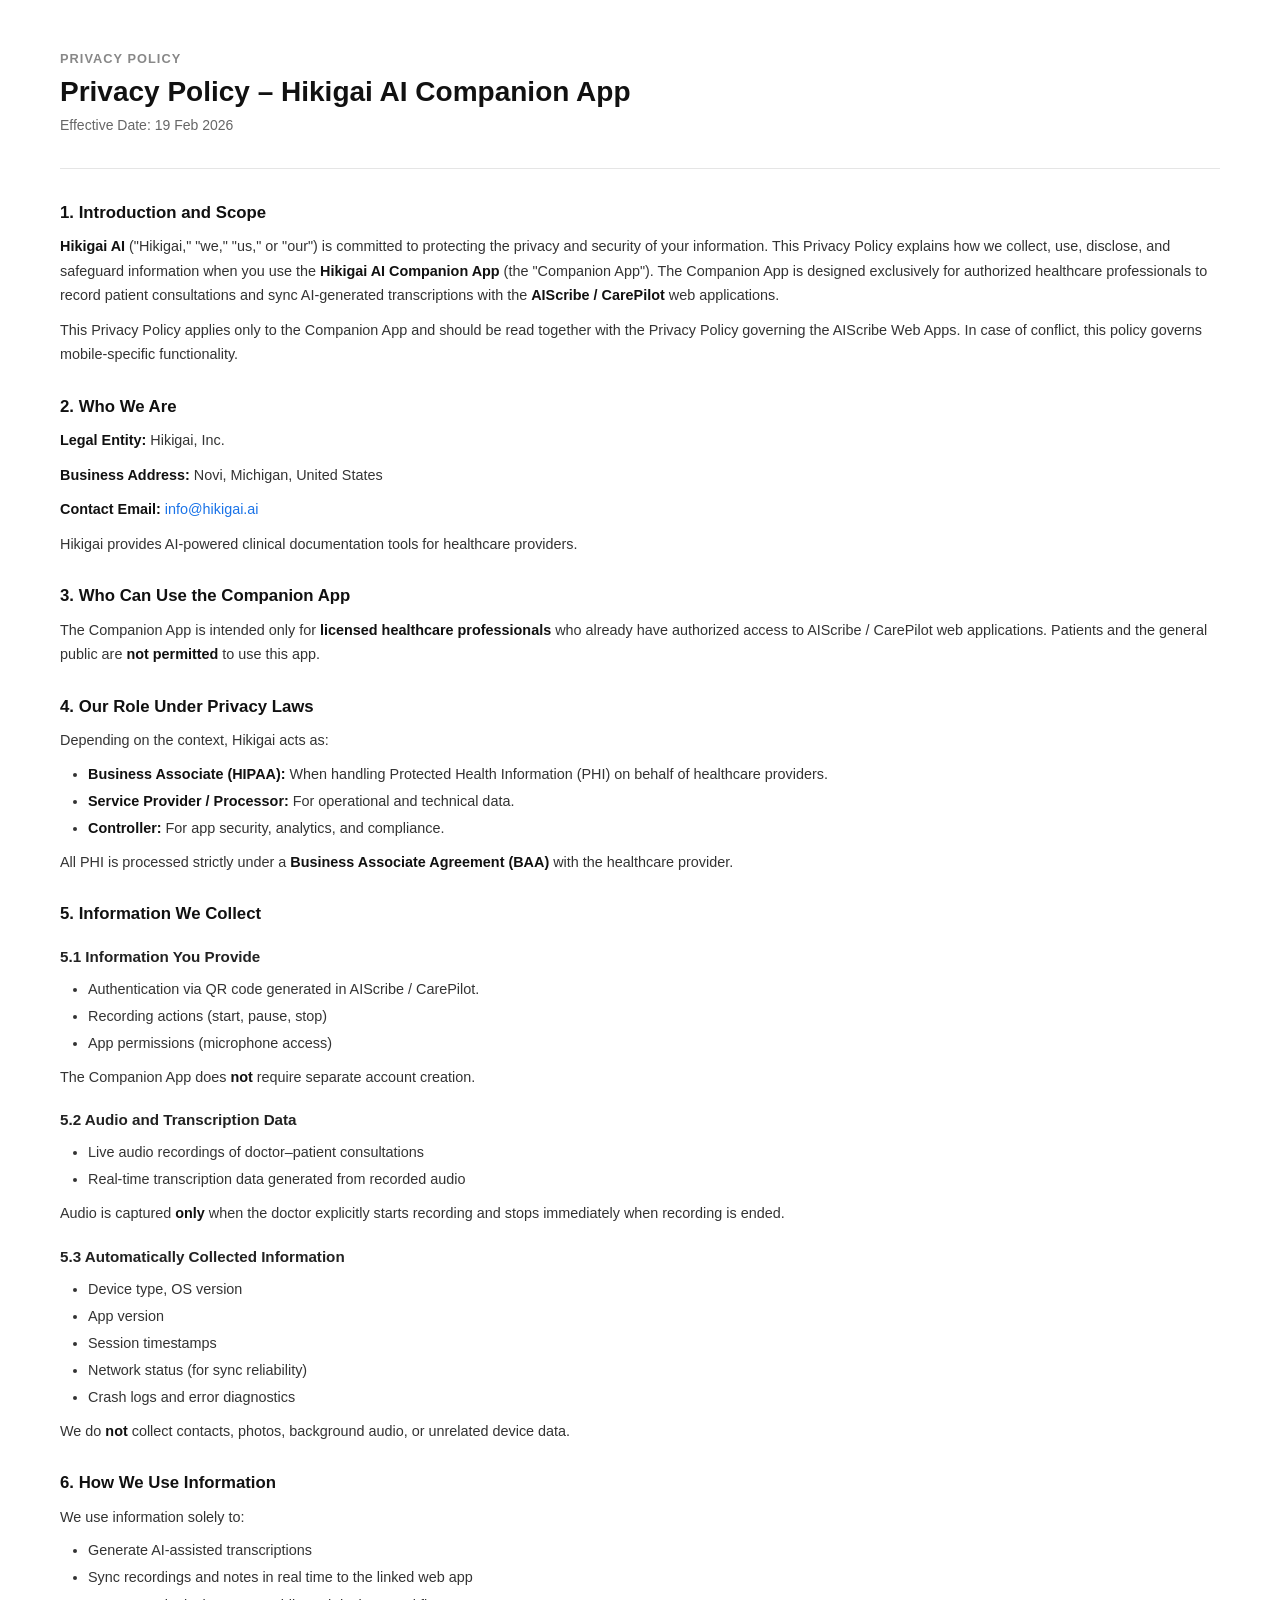
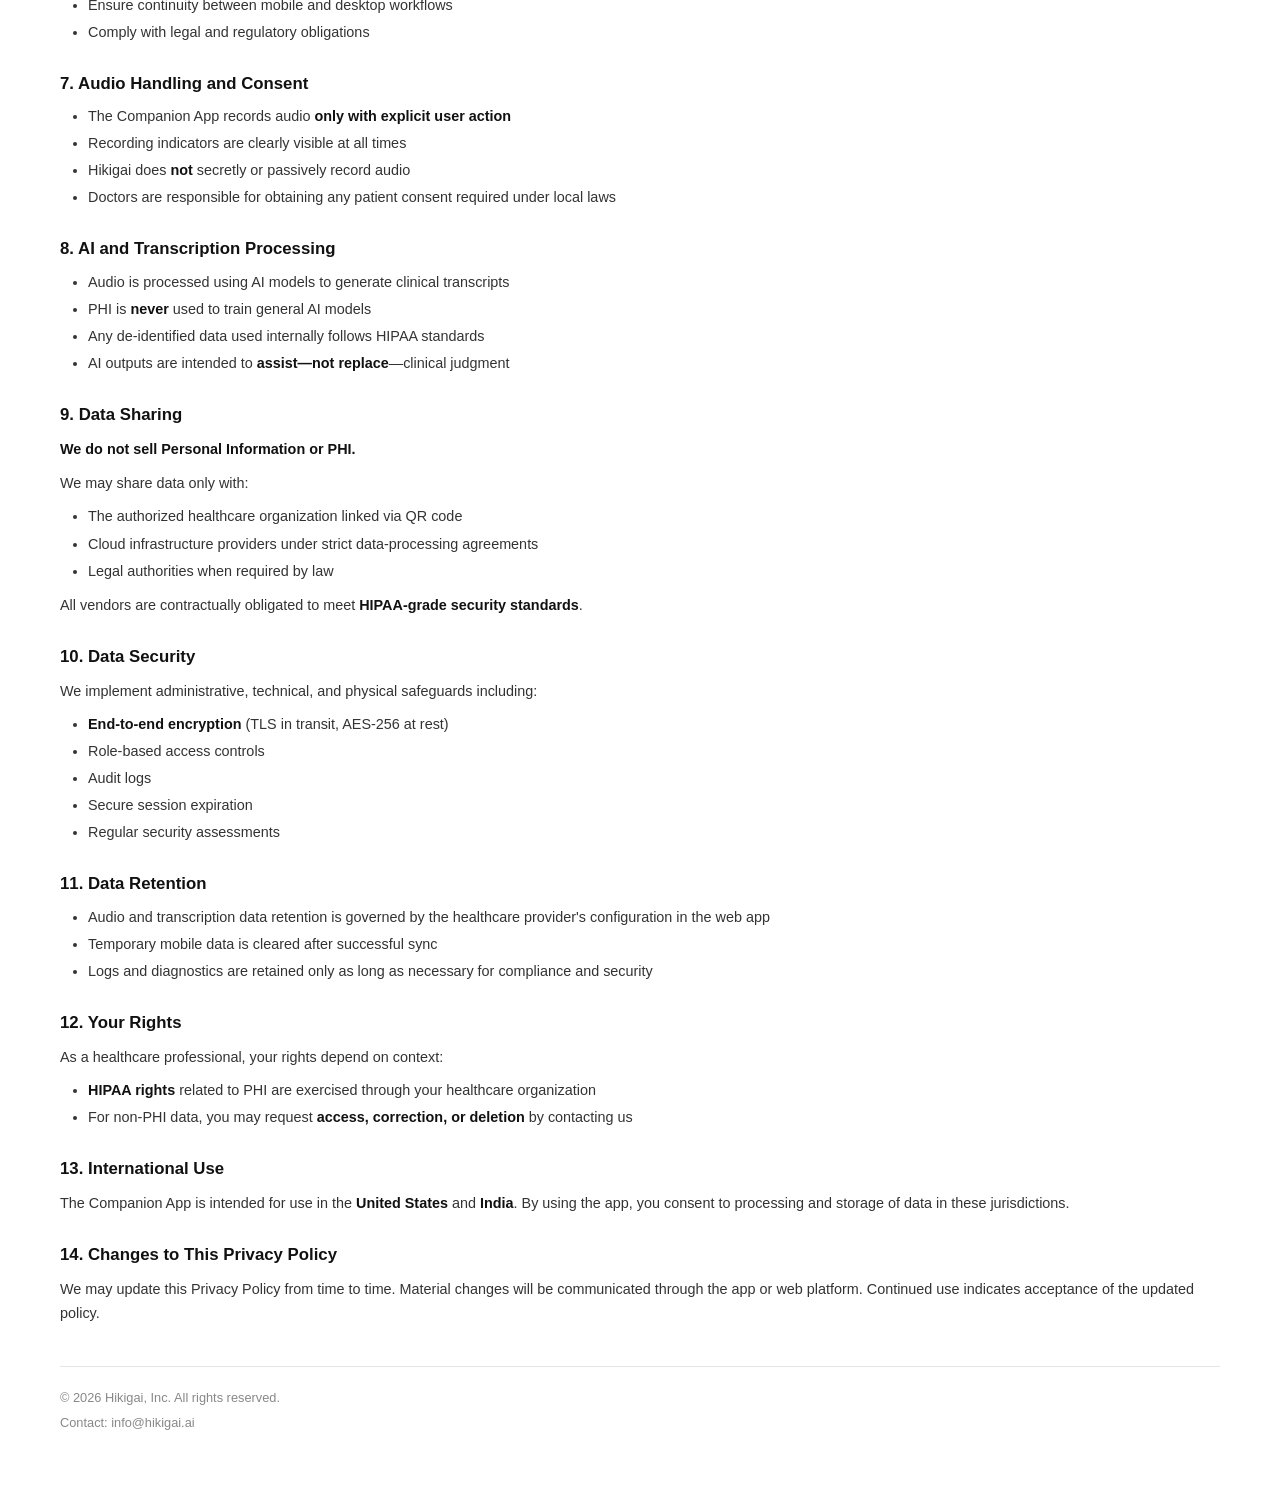
<file: index.html>
<!DOCTYPE html>
<html lang="en">
<head>
    <meta charset="UTF-8">
    <meta name="viewport" content="width=device-width, initial-scale=1.0">
    <meta name="description" content="Privacy Policy for the Hikigai AI Companion App – Learn how we collect, use, and protect your data.">
    <title>Privacy Policy – Hikigai AI Companion App</title>
    <link rel="stylesheet" href="style.css">
</head>
<body>
    <main class="container">
        <header class="page-header">
            <span class="label">PRIVACY POLICY</span>
            <h1>Privacy Policy – Hikigai AI Companion App</h1>
            <p class="effective-date">Effective Date: 19 Feb 2026</p>
        </header>

        <section>
            <h2>1. Introduction and Scope</h2>
            <p><strong>Hikigai AI</strong> ("Hikigai," "we," "us," or "our") is committed to protecting the privacy and security of your information. This Privacy Policy explains how we collect, use, disclose, and safeguard information when you use the <strong>Hikigai AI Companion App</strong> (the "Companion App"). The Companion App is designed exclusively for authorized healthcare professionals to record patient consultations and sync AI-generated transcriptions with the <strong>AIScribe / CarePilot</strong> web applications.</p>
            <p>This Privacy Policy applies only to the Companion App and should be read together with the Privacy Policy governing the AIScribe Web Apps. In case of conflict, this policy governs mobile-specific functionality.</p>
        </section>

        <section>
            <h2>2. Who We Are</h2>
            <p><strong>Legal Entity:</strong> Hikigai, Inc.</p>
            <p><strong>Business Address:</strong> Novi, Michigan, United States</p>
            <p><strong>Contact Email:</strong> <a href="mailto:info@hikigai.ai">info@hikigai.ai</a></p>
            <p>Hikigai provides AI-powered clinical documentation tools for healthcare providers.</p>
        </section>

        <section>
            <h2>3. Who Can Use the Companion App</h2>
            <p>The Companion App is intended only for <strong>licensed healthcare professionals</strong> who already have authorized access to AIScribe / CarePilot web applications. Patients and the general public are <strong>not permitted</strong> to use this app.</p>
        </section>

        <section>
            <h2>4. Our Role Under Privacy Laws</h2>
            <p>Depending on the context, Hikigai acts as:</p>
            <ul>
                <li><strong>Business Associate (HIPAA):</strong> When handling Protected Health Information (PHI) on behalf of healthcare providers.</li>
                <li><strong>Service Provider / Processor:</strong> For operational and technical data.</li>
                <li><strong>Controller:</strong> For app security, analytics, and compliance.</li>
            </ul>
            <p>All PHI is processed strictly under a <strong>Business Associate Agreement (BAA)</strong> with the healthcare provider.</p>
        </section>

        <section>
            <h2>5. Information We Collect</h2>

            <h3>5.1 Information You Provide</h3>
            <ul>
                <li>Authentication via QR code generated in AIScribe / CarePilot.</li>
                <li>Recording actions (start, pause, stop)</li>
                <li>App permissions (microphone access)</li>
            </ul>
            <p>The Companion App does <strong>not</strong> require separate account creation.</p>

            <h3>5.2 Audio and Transcription Data</h3>
            <ul>
                <li>Live audio recordings of doctor–patient consultations</li>
                <li>Real-time transcription data generated from recorded audio</li>
            </ul>
            <p>Audio is captured <strong>only</strong> when the doctor explicitly starts recording and stops immediately when recording is ended.</p>

            <h3>5.3 Automatically Collected Information</h3>
            <ul>
                <li>Device type, OS version</li>
                <li>App version</li>
                <li>Session timestamps</li>
                <li>Network status (for sync reliability)</li>
                <li>Crash logs and error diagnostics</li>
            </ul>
            <p>We do <strong>not</strong> collect contacts, photos, background audio, or unrelated device data.</p>
        </section>

        <section>
            <h2>6. How We Use Information</h2>
            <p>We use information solely to:</p>
            <ul>
                <li>Generate AI-assisted transcriptions</li>
                <li>Sync recordings and notes in real time to the linked web app</li>
                <li>Ensure continuity between mobile and desktop workflows</li>
                <li>Comply with legal and regulatory obligations</li>
            </ul>
        </section>

        <section>
            <h2>7. Audio Handling and Consent</h2>
            <ul>
                <li>The Companion App records audio <strong>only with explicit user action</strong></li>
                <li>Recording indicators are clearly visible at all times</li>
                <li>Hikigai does <strong>not</strong> secretly or passively record audio</li>
                <li>Doctors are responsible for obtaining any patient consent required under local laws</li>
            </ul>
        </section>

        <section>
            <h2>8. AI and Transcription Processing</h2>
            <ul>
                <li>Audio is processed using AI models to generate clinical transcripts</li>
                <li>PHI is <strong>never</strong> used to train general AI models</li>
                <li>Any de-identified data used internally follows HIPAA standards</li>
                <li>AI outputs are intended to <strong>assist—not replace</strong>—clinical judgment</li>
            </ul>
        </section>

        <section>
            <h2>9. Data Sharing</h2>
            <p><strong>We do not sell Personal Information or PHI.</strong></p>
            <p>We may share data only with:</p>
            <ul>
                <li>The authorized healthcare organization linked via QR code</li>
                <li>Cloud infrastructure providers under strict data-processing agreements</li>
                <li>Legal authorities when required by law</li>
            </ul>
            <p>All vendors are contractually obligated to meet <strong>HIPAA-grade security standards</strong>.</p>
        </section>

        <section>
            <h2>10. Data Security</h2>
            <p>We implement administrative, technical, and physical safeguards including:</p>
            <ul>
                <li><strong>End-to-end encryption</strong> (TLS in transit, AES-256 at rest)</li>
                <li>Role-based access controls</li>
                <li>Audit logs</li>
                <li>Secure session expiration</li>
                <li>Regular security assessments</li>
            </ul>
        </section>

        <section>
            <h2>11. Data Retention</h2>
            <ul>
                <li>Audio and transcription data retention is governed by the healthcare provider's configuration in the web app</li>
                <li>Temporary mobile data is cleared after successful sync</li>
                <li>Logs and diagnostics are retained only as long as necessary for compliance and security</li>
            </ul>
        </section>

        <section>
            <h2>12. Your Rights</h2>
            <p>As a healthcare professional, your rights depend on context:</p>
            <ul>
                <li><strong>HIPAA rights</strong> related to PHI are exercised through your healthcare organization</li>
                <li>For non-PHI data, you may request <strong>access, correction, or deletion</strong> by contacting us</li>
            </ul>
        </section>

        <section>
            <h2>13. International Use</h2>
            <p>The Companion App is intended for use in the <strong>United States</strong> and <strong>India</strong>. By using the app, you consent to processing and storage of data in these jurisdictions.</p>
        </section>

        <section>
            <h2>14. Changes to This Privacy Policy</h2>
            <p>We may update this Privacy Policy from time to time. Material changes will be communicated through the app or web platform. Continued use indicates acceptance of the updated policy.</p>
        </section>

        <footer class="page-footer">
            <p>&copy; 2026 Hikigai, Inc. All rights reserved.</p>
            <p>Contact: <a href="mailto:info@hikigai.ai">info@hikigai.ai</a></p>
        </footer>
    </main>
</body>
</html>
</file>
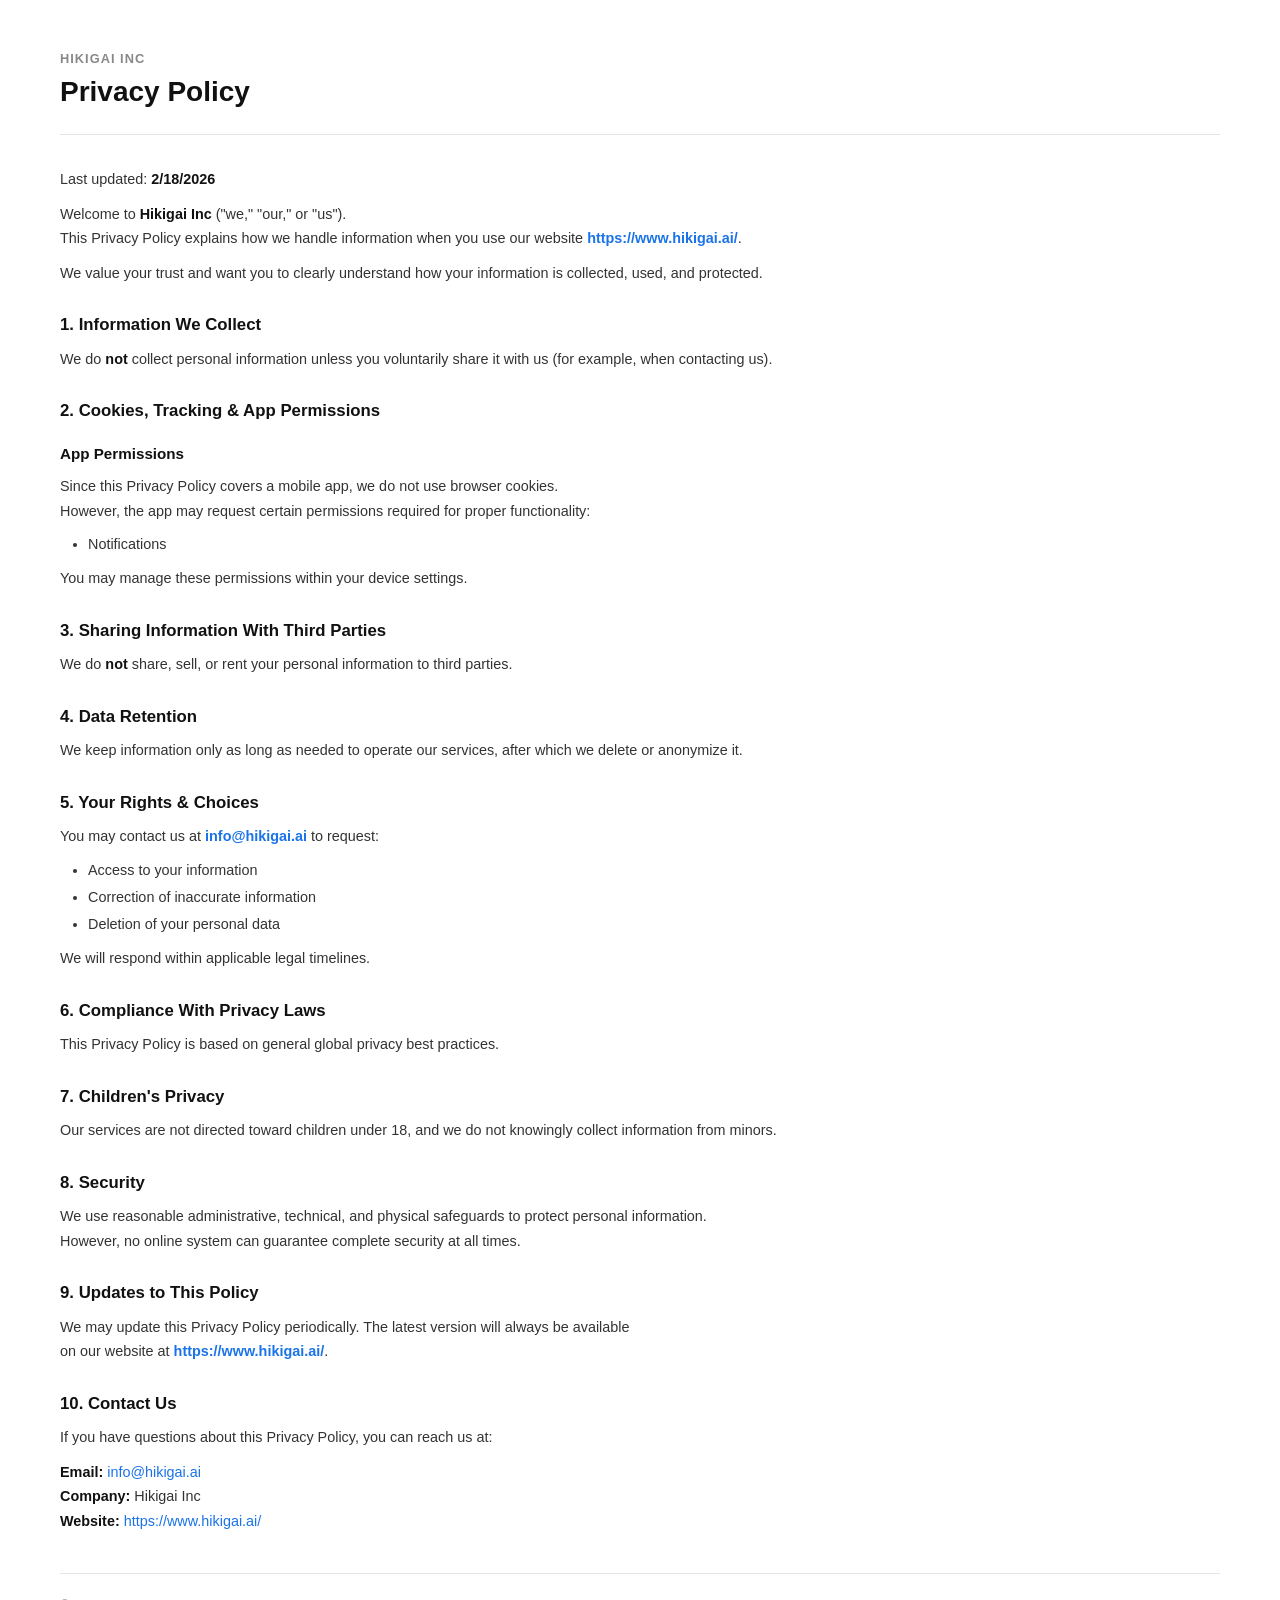
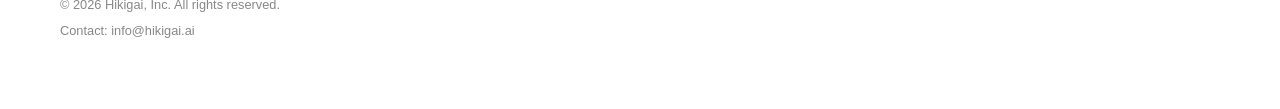
<file: privacy.html>
<!DOCTYPE html>
<html lang="en">
<head>
    <meta charset="UTF-8">
    <meta name="viewport" content="width=device-width, initial-scale=1.0">
    <meta name="description" content="Privacy Policy for Hikigai Inc – Learn how we handle information when you use our services.">
    <title>Privacy Policy – Hikigai Inc</title>
    <link rel="stylesheet" href="style.css">
</head>
<body>
    <main class="container">
        <header class="page-header">
            <span class="label">Hikigai Inc</span>
            <h1>Privacy Policy</h1>
        </header>

        <section>
            <p>Last updated: <strong>2/18/2026</strong></p>
            <p>Welcome to <strong>Hikigai Inc</strong> ("we," "our," or "us").<br>This Privacy Policy explains how we handle information when you use our website <strong><a href="https://www.hikigai.ai/">https://www.hikigai.ai/</a></strong>.</p>
            <p>We value your trust and want you to clearly understand how your information is collected, used, and protected.</p>
        </section>

        <section>
            <h2><strong>1. Information We Collect</strong></h2>
            <p>We do <strong>not</strong> collect personal information unless you voluntarily share it with us (for example, when contacting us).</p>
        </section>

        <section>
            <h2><strong>2. Cookies, Tracking &amp; App Permissions</strong></h2>
            <h3><strong>App Permissions</strong></h3>
            <p>Since this Privacy Policy covers a mobile app, we do not use browser cookies.<br>However, the app may request certain permissions required for proper functionality:</p>
            <ul>
                <li>Notifications</li>
            </ul>
            <p>You may manage these permissions within your device settings.</p>
        </section>

        <section>
            <h2><strong>3. Sharing Information With Third Parties</strong></h2>
            <p>We do <strong>not</strong> share, sell, or rent your personal information to third parties.</p>
        </section>

        <section>
            <h2><strong>4. Data Retention</strong></h2>
            <p>We keep information only as long as needed to operate our services, after which we delete or anonymize it.</p>
        </section>

        <section>
            <h2><strong>5. Your Rights &amp; Choices</strong></h2>
            <p>You may contact us at <strong><a href="mailto:info@hikigai.ai">info@hikigai.ai</a></strong> to request:</p>
            <ul>
                <li>Access to your information</li>
                <li>Correction of inaccurate information</li>
                <li>Deletion of your personal data</li>
            </ul>
            <p>We will respond within applicable legal timelines.</p>
        </section>

        <section>
            <h2><strong>6. Compliance With Privacy Laws</strong></h2>
            <p>This Privacy Policy is based on general global privacy best practices.</p>
        </section>

        <section>
            <h2><strong>7. Children's Privacy</strong></h2>
            <p>Our services are not directed toward children under 18, and we do not knowingly collect information from minors.</p>
        </section>

        <section>
            <h2><strong>8. Security</strong></h2>
            <p>We use reasonable administrative, technical, and physical safeguards to protect personal information.<br>However, no online system can guarantee complete security at all times.</p>
        </section>

        <section>
            <h2><strong>9. Updates to This Policy</strong></h2>
            <p>We may update this Privacy Policy periodically. The latest version will always be available<br>on our website at <strong><a href="https://www.hikigai.ai/">https://www.hikigai.ai/</a></strong>.</p>
        </section>

        <section>
            <h2><strong>10. Contact Us</strong></h2>
            <p>If you have questions about this Privacy Policy, you can reach us at:</p>
            <p><strong>Email:</strong> <a href="mailto:info@hikigai.ai">info@hikigai.ai</a><br><strong>Company:</strong> Hikigai Inc<br><strong>Website:</strong> <a href="https://www.hikigai.ai/">https://www.hikigai.ai/</a></p>
        </section>

        <footer class="page-footer">
            <p>&copy; 2026 Hikigai, Inc. All rights reserved.</p>
            <p>Contact: <a href="mailto:info@hikigai.ai">info@hikigai.ai</a></p>
        </footer>
    </main>
</body>
</html>
</file>
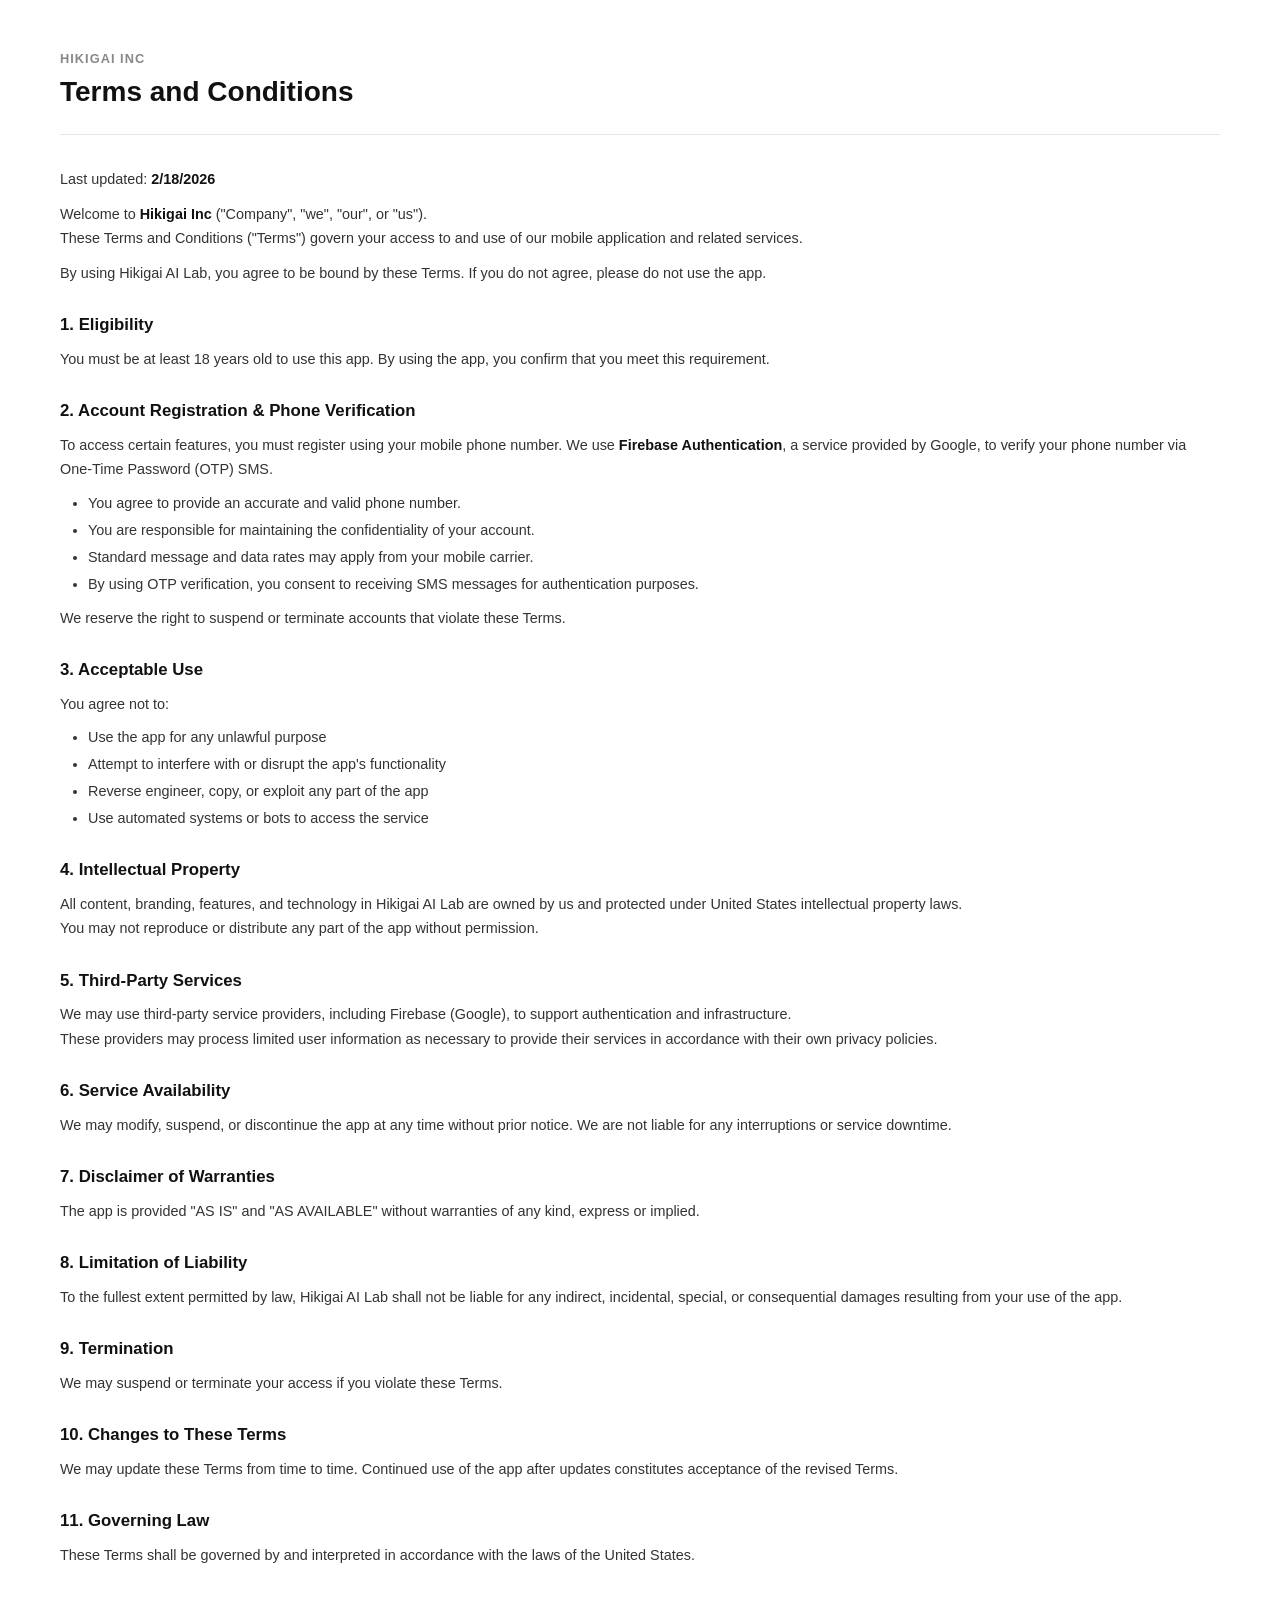
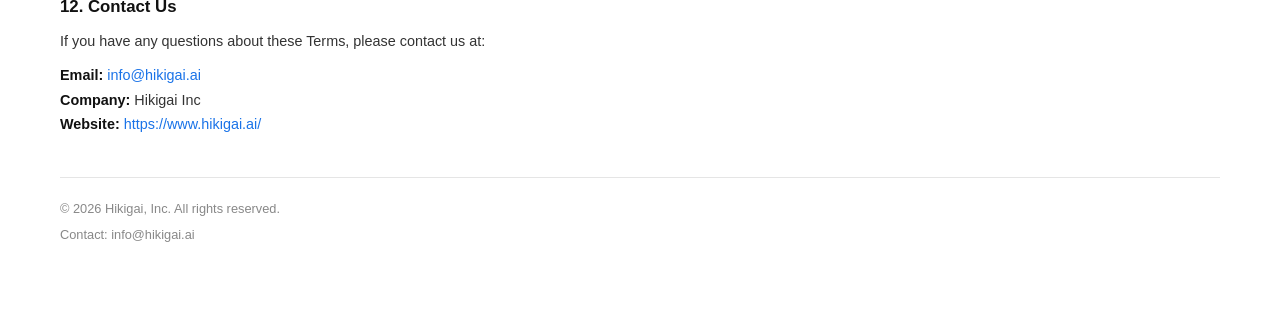
<file: terms.html>
<!DOCTYPE html>
<html lang="en">
<head>
    <meta charset="UTF-8">
    <meta name="viewport" content="width=device-width, initial-scale=1.0">
    <meta name="description" content="Terms and Conditions for Hikigai Inc – Understand the terms governing your use of our services.">
    <title>Terms and Conditions – Hikigai Inc</title>
    <link rel="stylesheet" href="style.css">
</head>
<body>
    <main class="container">
        <header class="page-header">
            <span class="label">Hikigai Inc</span>
            <h1>Terms and Conditions</h1>
        </header>

        <section>
            <p>Last updated: <strong>2/18/2026</strong></p>
            <p>Welcome to <strong>Hikigai Inc</strong> ("Company", "we", "our", or "us").<br>These Terms and Conditions ("Terms") govern your access to and use of our mobile application and related services.</p>
            <p>By using Hikigai AI Lab, you agree to be bound by these Terms. If you do not agree, please do not use the app.</p>
        </section>

        <section>
            <h2><strong>1. Eligibility</strong></h2>
            <p>You must be at least 18 years old to use this app. By using the app, you confirm that you meet this requirement.</p>
        </section>

        <section>
            <h2><strong>2. Account Registration &amp; Phone Verification</strong></h2>
            <p>To access certain features, you must register using your mobile phone number. We use <strong>Firebase Authentication</strong>, a service provided by Google, to verify your phone number via One-Time Password (OTP) SMS.</p>
            <ul>
                <li>You agree to provide an accurate and valid phone number.</li>
                <li>You are responsible for maintaining the confidentiality of your account.</li>
                <li>Standard message and data rates may apply from your mobile carrier.</li>
                <li>By using OTP verification, you consent to receiving SMS messages for authentication purposes.</li>
            </ul>
            <p>We reserve the right to suspend or terminate accounts that violate these Terms.</p>
        </section>

        <section>
            <h2><strong>3. Acceptable Use</strong></h2>
            <p>You agree not to:</p>
            <ul>
                <li>Use the app for any unlawful purpose</li>
                <li>Attempt to interfere with or disrupt the app's functionality</li>
                <li>Reverse engineer, copy, or exploit any part of the app</li>
                <li>Use automated systems or bots to access the service</li>
            </ul>
        </section>

        <section>
            <h2><strong>4. Intellectual Property</strong></h2>
            <p>All content, branding, features, and technology in Hikigai AI Lab are owned by us and protected under United States intellectual property laws.<br>You may not reproduce or distribute any part of the app without permission.</p>
        </section>

        <section>
            <h2><strong>5. Third-Party Services</strong></h2>
            <p>We may use third-party service providers, including Firebase (Google), to support authentication and infrastructure.<br>These providers may process limited user information as necessary to provide their services in accordance with their own privacy policies.</p>
        </section>

        <section>
            <h2><strong>6. Service Availability</strong></h2>
            <p>We may modify, suspend, or discontinue the app at any time without prior notice. We are not liable for any interruptions or service downtime.</p>
        </section>

        <section>
            <h2><strong>7. Disclaimer of Warranties</strong></h2>
            <p>The app is provided "AS IS" and "AS AVAILABLE" without warranties of any kind, express or implied.</p>
        </section>

        <section>
            <h2><strong>8. Limitation of Liability</strong></h2>
            <p>To the fullest extent permitted by law, Hikigai AI Lab shall not be liable for any indirect, incidental, special, or consequential damages resulting from your use of the app.</p>
        </section>

        <section>
            <h2><strong>9. Termination</strong></h2>
            <p>We may suspend or terminate your access if you violate these Terms.</p>
        </section>

        <section>
            <h2><strong>10. Changes to These Terms</strong></h2>
            <p>We may update these Terms from time to time. Continued use of the app after updates constitutes acceptance of the revised Terms.</p>
        </section>

        <section>
            <h2><strong>11. Governing Law</strong></h2>
            <p>These Terms shall be governed by and interpreted in accordance with the laws of the United States.</p>
        </section>

        <section>
            <h2><strong>12. Contact Us</strong></h2>
            <p>If you have any questions about these Terms, please contact us at:</p>
            <p><strong>Email:</strong> <a href="mailto:info@hikigai.ai">info@hikigai.ai</a><br><strong>Company:</strong> Hikigai Inc<br><strong>Website:</strong> <a href="https://www.hikigai.ai/">https://www.hikigai.ai/</a></p>
        </section>

        <footer class="page-footer">
            <p>&copy; 2026 Hikigai, Inc. All rights reserved.</p>
            <p>Contact: <a href="mailto:info@hikigai.ai">info@hikigai.ai</a></p>
        </footer>
    </main>
</body>
</html>
</file>
<file: style.css>
/* ===== Reset & Base ===== */
*,
*::before,
*::after {
    margin: 0;
    padding: 0;
    box-sizing: border-box;
}

html {
    font-size: 16px;
    scroll-behavior: smooth;
}

body {
    font-family: -apple-system, BlinkMacSystemFont, "Segoe UI", Roboto,
        "Helvetica Neue", Arial, sans-serif;
    color: #1a1a1a;
    background-color: #ffffff;
    line-height: 1.7;
    -webkit-font-smoothing: antialiased;
}

/* ===== Container ===== */
.container {
    width: 100%;
    padding: 48px 60px 64px;
}

/* ===== Page Header ===== */
.page-header {
    margin-bottom: 32px;
    border-bottom: 1px solid #e5e5e5;
    padding-bottom: 20px;
}

.page-header .label {
    display: block;
    font-size: 0.8rem;
    font-weight: 600;
    letter-spacing: 0.08em;
    text-transform: uppercase;
    color: #888;
    margin-bottom: 4px;
}

.page-header h1 {
    font-size: 1.75rem;
    font-weight: 700;
    color: #111;
    margin-bottom: 4px;
    line-height: 1.3;
}

.page-header .effective-date {
    font-size: 0.875rem;
    color: #666;
}

/* ===== Sections ===== */
section {
    margin-bottom: 28px;
}

h2 {
    font-size: 1.05rem;
    font-weight: 700;
    color: #111;
    margin-bottom: 10px;
    line-height: 1.4;
}

h3 {
    font-size: 0.95rem;
    font-weight: 700;
    color: #222;
    margin-top: 18px;
    margin-bottom: 8px;
}

p {
    font-size: 0.9rem;
    color: #333;
    margin-bottom: 10px;
}

/* ===== Lists ===== */
ul {
    list-style: disc;
    padding-left: 28px;
    margin-bottom: 10px;
}

li {
    font-size: 0.9rem;
    color: #333;
    margin-bottom: 4px;
    line-height: 1.6;
}

/* ===== Bold/strong text ===== */
strong {
    font-weight: 700;
    color: #111;
}

/* ===== Links ===== */
a {
    color: #1a73e8;
    text-decoration: none;
}

a:hover {
    text-decoration: underline;
}

/* ===== Footer ===== */
.page-footer {
    margin-top: 40px;
    padding-top: 20px;
    border-top: 1px solid #e5e5e5;
}

.page-footer p {
    font-size: 0.8rem;
    color: #888;
    margin-bottom: 4px;
}

.page-footer a {
    color: #888;
}

.page-footer a:hover {
    color: #1a73e8;
}

/* ===== Responsive – Tablet ===== */
@media (max-width: 1024px) {
    .container {
        padding: 40px 40px 56px;
    }
}

/* ===== Responsive – Mobile ===== */
@media (max-width: 600px) {
    .container {
        padding: 28px 16px 40px;
    }

    .page-header h1 {
        font-size: 1.4rem;
    }

    h2 {
        font-size: 1rem;
    }

    p,
    li {
        font-size: 0.85rem;
    }
}
</file>
